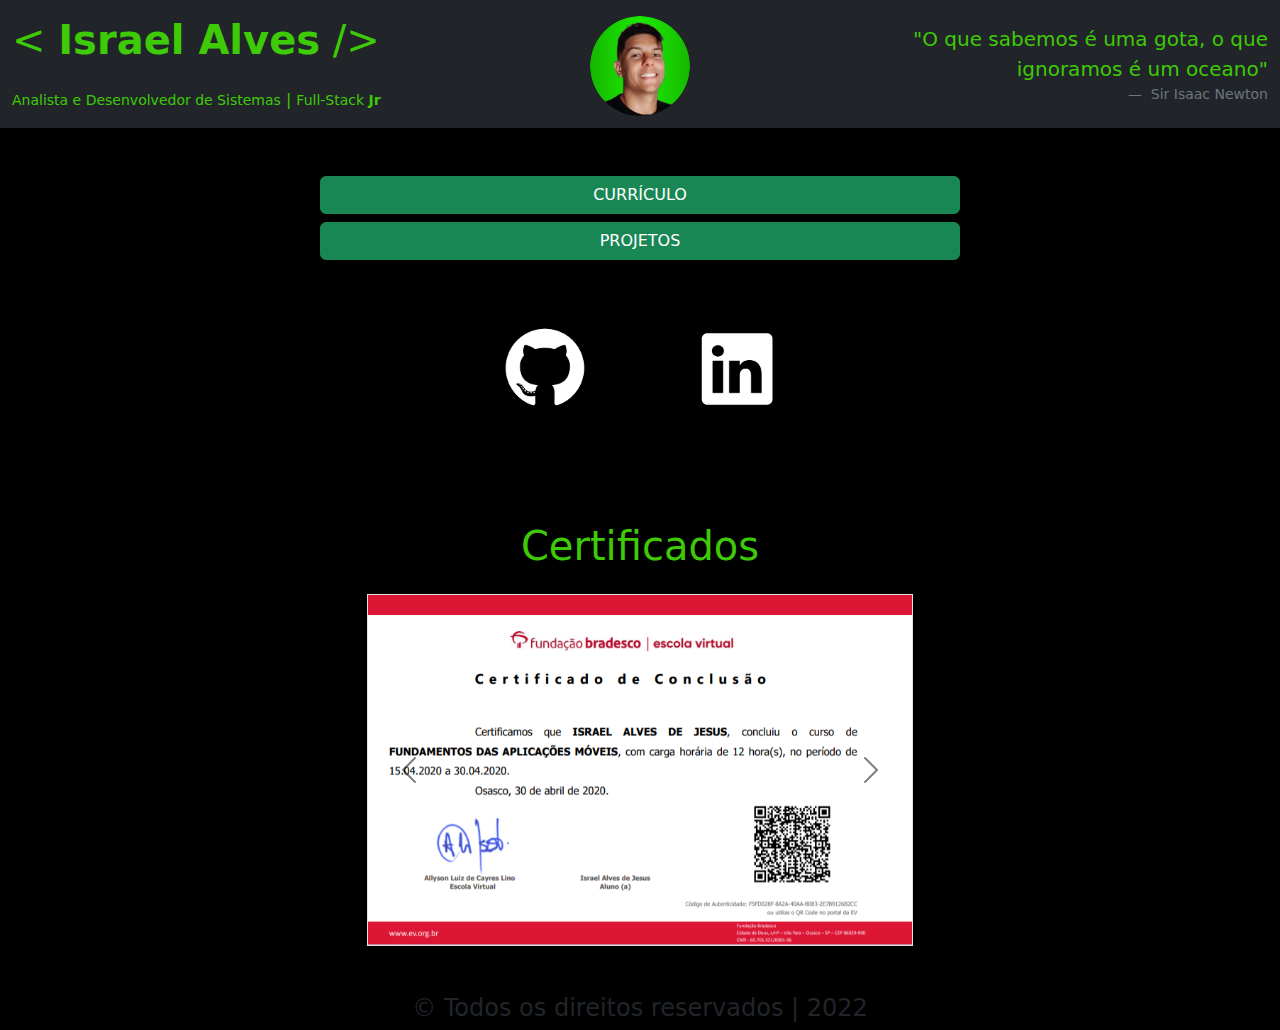
<file: bootstrap pages/index.html>
<!DOCTYPE html>
<html lang="en">

<head>
  <meta charset="UTF-8">
  <meta http-equiv="X-UA-Compatible" content="IE=edge">
  <meta name="viewport" content="width=device-width, initial-scale=1.0">
  <title>Home</title>
  <link rel="stylesheet" href="../css/bootstrap.min.css">
</head>

<body style="background: black;">


  <div class="container-fluid bg-dark mb-4" style="color:rgb(62, 202, 6) ;">

    <div class="row ">


      <div class="col-4 ">
        <p>
        <h1 class="mb-0 d-flex justify-content-left">&lt;&nbsp;<strong>Israel Alves</strong>&nbsp;/&gt;</h1><br><small
          class="mt-0">Analista e Desenvolvedor de Sistemas</small> | <small>Full-Stack <b>Jr</b></small> </p>
      </div>
      <div class="col-4 mt-3 d-flex justify-content-center">
        <img src="../img/perfilatualizado.jfif" class="fluid-img" alt="..."
          style="border-radius: 50%; width: 100px; height: 100px;">
      </div>
      <div class="col-4 mt-4">
        <figure class="text-end">
          <blockquote class="blockquote">
            <p>"O que sabemos é uma gota, o que ignoramos é um oceano"</p>
          </blockquote>
          <figcaption class="blockquote-footer">
            Sir Isaac Newton
          </figcaption>
        </figure>
      </div>

    </div>
  </div>
  </div>

  <div class="d-grid gap-2 col-6 mx-auto mt-5">
    <a href="./curriculo.html" class="btn btn-success">CURRÍCULO</a>
    <a href="./projetos.html" class="btn btn-success">PROJETOS</a>
  </div>
  <br>
  <div class="container">
    <div class="row d-flex justify-content-center">
      <div class="col-2 d-flex justify-content-center  "><a href="https://github.com/Khaldewey"><img
            src="../img/github.png" alt="" class="img-fluid" style="border-radius: 50% ;"></a>
      </div>


      <div class="col-2 d-flex justify-content-center "><a
          href="https://www.linkedin.com/in/israel-alves-de-jesus-30413a17a/"><img src="../img/images.png" alt=""
            class="img-fluid" style="border-radius: 50%;"></a>
      </div>
    </div>

  </div>
  <br><br><br>
  <h1 class="display-6 d-flex justify-content-center mb-4" style="color:rgb(62, 202, 6) ;">Certificados</h1>
  <div class="container">
    <div class="row d-flex justify-content-center">
      <div class="col-6">
        <div id="carouselExampleFade" class="carousel carousel-dark slide carousel-fade border" data-bs-ride="carousel">
          <div class="carousel-inner">
            <div class="carousel-item active">
              <img src="../img/app-moveis.png" class="d-block w-100" alt="...">
            </div>
            <div class="carousel-item">
              <img src="../img/excel-avancado.png" class="d-block w-100" alt="...">
            </div>
            <div class="carousel-item">
              <img src="../img/c-sharp.png" class="d-block w-100" alt="...">
            </div>
            <div class="carousel-item">
              <img src="../img/design-grafico.png" class="d-block w-100" alt="...">
            </div>
            <div class="carousel-item">
              <img src="../img/excel-basico.png" class="d-block w-100" alt="...">
            </div>
            <div class="carousel-item">
              <img src="../img/excel-intermediario.png" class="d-block w-100" alt="...">
            </div>
            <div class="carousel-item">
              <img src="../img/letragem-digital.png" class="d-block w-100" alt="...">
            </div>
            <div class="carousel-item">
              <img src="../img/logica-de-programacao.png" class="d-block w-100" alt="...">
            </div>
            <div class="carousel-item">
              <img src="../img/redes-comp.png" class="d-block w-100" alt="...">
            </div>
            <div class="carousel-item">
              <img src="../img/seg-ti.png" class="d-block w-100" alt="...">

            </div>
          </div>
          <button class="carousel-control-prev" type="button" data-bs-target="#carouselExampleFade"
            data-bs-slide="prev">
            <span class="carousel-control-prev-icon" aria-hidden="true"></span>
            <span class="visually-hidden">Previous</span>
          </button>
          <button class="carousel-control-next" type="button" data-bs-target="#carouselExampleFade"
            data-bs-slide="next">
            <span class="carousel-control-next-icon" aria-hidden="true"></span>
            <span class="visually-hidden">Next</span>
          </button>
        </div>
      </div>
    </div>
  </div>
  <script src="../js/bootstrap.bundle.min.js"></script>

  <div class="container d-flex justify-content-center mt-5">
    <h4>&copy;&nbsp;Todos os direitos reservados | 2022</h4>
  </div>
</body>

</html>
</file>
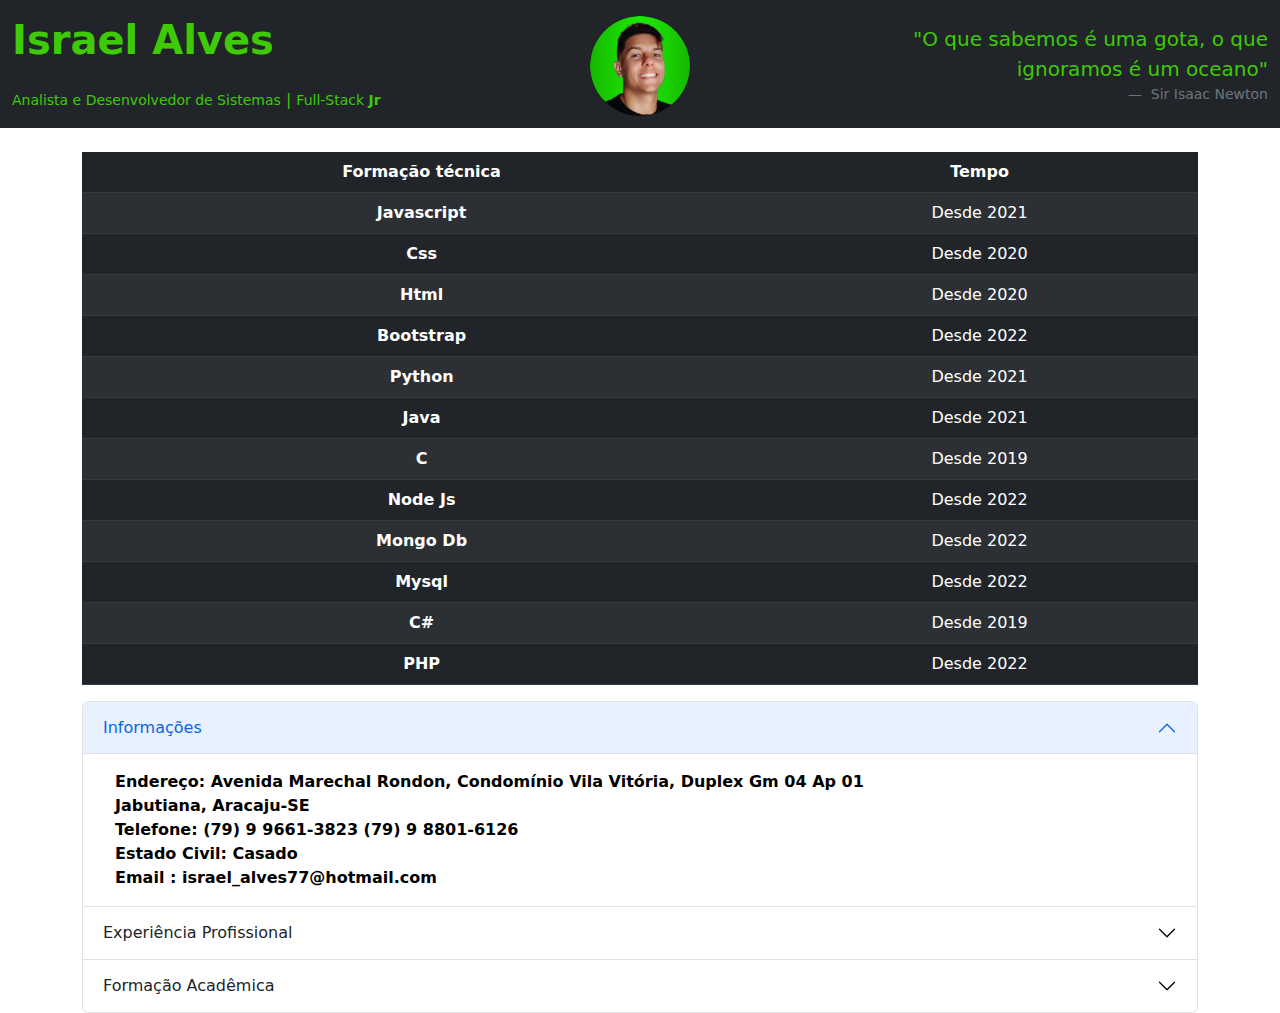
<file: bootstrap pages/curriculo.html>
<!DOCTYPE html>
<html lang="pt-BR">

<head>
  <meta charset="UTF-8">
  <meta http-equiv="X-UA-Compatible" content="IE=edge">
  <meta name="viewport" content="width=device-width, initial-scale=1.0">
  <link rel="stylesheet" href="../css/bootstrap.min.css">
  <title>Currículo</title>
</head>

<body>

  <div class="container-fluid bg-dark mb-4" style="color:rgb(62, 202, 6) ;">

    <div class="row ">


      <div class="col-4 ">
        <p>
        <h1 class="mb-0 d-flex justify-content-left"><strong>Israel Alves</strong></h1><br><small class="mt-0">Analista
          e Desenvolvedor de Sistemas</small> | <small>Full-Stack <b>Jr</b></small> </p>
      </div>
      <div class="col-4 mt-3 d-flex justify-content-center">
        <a href="../index.html"><img src="../img/perfilatualizado.jfif" class="fluid-img" alt="..."
            style="border-radius: 50%; width: 100px; height: 100px;"></a>
      </div>
      <div class="col-4 mt-4">
        <figure class="text-end">
          <blockquote class="blockquote">
            <p>"O que sabemos é uma gota, o que ignoramos é um oceano"</p>
          </blockquote>
          <figcaption class="blockquote-footer">
            Sir Isaac Newton
          </figcaption>
        </figure>
      </div>

    </div>
  </div>
  </div>
  <div class="container">
    <table class="table table-dark table-striped text-center">
      <thead>
        <tr>
          <th scope="col">Formação técnica</th>
          <th scope="col">Tempo</th>

        </tr>
      </thead>
      <tbody>
        <tr>
          <th scope="row">Javascript</th>
          <td>Desde 2021</td>

        </tr>
        <tr>
          <th scope="row">Css</th>
          <td>Desde 2020</td>

        </tr>
        <tr>
          <th scope="row">Html</th>
          <td colspan="2">Desde 2020</td>

        </tr>
        <tr>
          <th scope="row">Bootstrap</th>
          <td colspan="2">Desde 2022</td>

        </tr>
        <tr>
          <th scope="row">Python</th>
          <td colspan="2">Desde 2021</td>

        </tr>
        <tr>
          <th scope="row">Java</th>
          <td colspan="2">Desde 2021</td>

        </tr>
        <tr>
          <th scope="row">C</th>
          <td colspan="2">Desde 2019</td>

        </tr>
        <tr>
          <th scope="row">Node Js</th>
          <td colspan="2">Desde 2022</td>

        </tr>
        <tr>
          <th scope="row">Mongo Db</th>
          <td colspan="2">Desde 2022</td>

        </tr>
        <tr>
          <th scope="row">Mysql</th>
          <td colspan="2">Desde 2022</td>

        </tr>
        <tr>
          <th scope="row">C#</th>
          <td colspan="2">Desde 2019</td>

        </tr>
        <tr>
          <th scope="row">PHP</th>
          <td colspan="2">Desde 2022</td>

        </tr>
      </tbody>
    </table>

  </div>

  <div class="container">
    <div class="accordion" id="accordionExample">
      <div class="accordion-item">
        <h2 class="accordion-header" id="headingOne">
          <button class="accordion-button " type="button" data-bs-toggle="collapse" data-bs-target="#collapseOne"
            aria-expanded="true" aria-controls="collapseOne">
            Informações
          </button>
        </h2>
        <div id="collapseOne" class="accordion-collapse collapse show" aria-labelledby="headingOne"
          data-bs-parent="#accordionExample">
          <div class="accordion-body">
            <div class="container">
              <div class="row">
                <div class="col ">
                  <strong> Endereço: Avenida Marechal Rondon, Condomínio Vila Vitória, Duplex Gm 04 Ap 01 <br>
                    Jabutiana, Aracaju-SE <br>
                    Telefone: (79) 9 9661-3823 (79) 9 8801-6126 <br>
                    Estado Civil: Casado <br>
                    Email : israel_alves77@hotmail.com <br></strong>
                </div>
              </div>
            </div>
          </div>
        </div>
      </div>
      <div class="accordion-item">
        <h2 class="accordion-header" id="headingTwo">
          <button class="accordion-button collapsed" type="button" data-bs-toggle="collapse"
            data-bs-target="#collapseTwo" aria-expanded="false" aria-controls="collapseTwo">
            Experiência Profissional
          </button>
        </h2>
        <div id="collapseTwo" class="accordion-collapse collapse" aria-labelledby="headingTwo"
          data-bs-parent="#accordionExample">
          <div class="accordion-body">
            <ul>
              <li>Técnico de TI na empresa Atacadão S.A desde 2021 até o momento</li>
              <li>Help Desk TI desde 2020</li>
              <li>Manutenção em Estrutura de Rede desde 2010</li>
              <li>Manutenção em Computadores e Impressoras desde 2010</li>
              <li>Desenvolvimento de Software desde 2019</li>
            </ul>
          </div>
        </div>
      </div>
      <div class="accordion-item">
        <h2 class="accordion-header" id="headingThree">
          <button class="accordion-button collapsed" type="button" data-bs-toggle="collapse"
            data-bs-target="#collapseThree" aria-expanded="false" aria-controls="collapseThree">
            Formação Acadêmica
          </button>
        </h2>
        <div id="collapseThree" class="accordion-collapse collapse" aria-labelledby="headingThree"
          data-bs-parent="#accordionExample">
          <div class="accordion-body">
            <ul>
              <li>Ensino médio concluído através do exame nacional do ensino médio e certificado emitido no instituto
                federal de sergipe</li>
              <li>Fui aprovado no concurso da câmara municipal de vereadores de aracaju para o cargo técnico de
                tecnologia da informação em 2021 </li>
              <li>Estudei um período no curso de administração na universidade federal de sergipe iniciando em 2017</li>
              <li>Estudei quatro períodos no curso de engenharia de computação na universidade federal de sergipe com
                início em 2019</li>
              <li>Estudei um período no curso de filosofia na universidade federal de sergipe iniciando em 2016</li>
            </ul>
          </div>
        </div>
      </div>
    </div>
  </div>


  <script src="../js/bootstrap.bundle.min.js"></script>
</body>

</html>
</file>
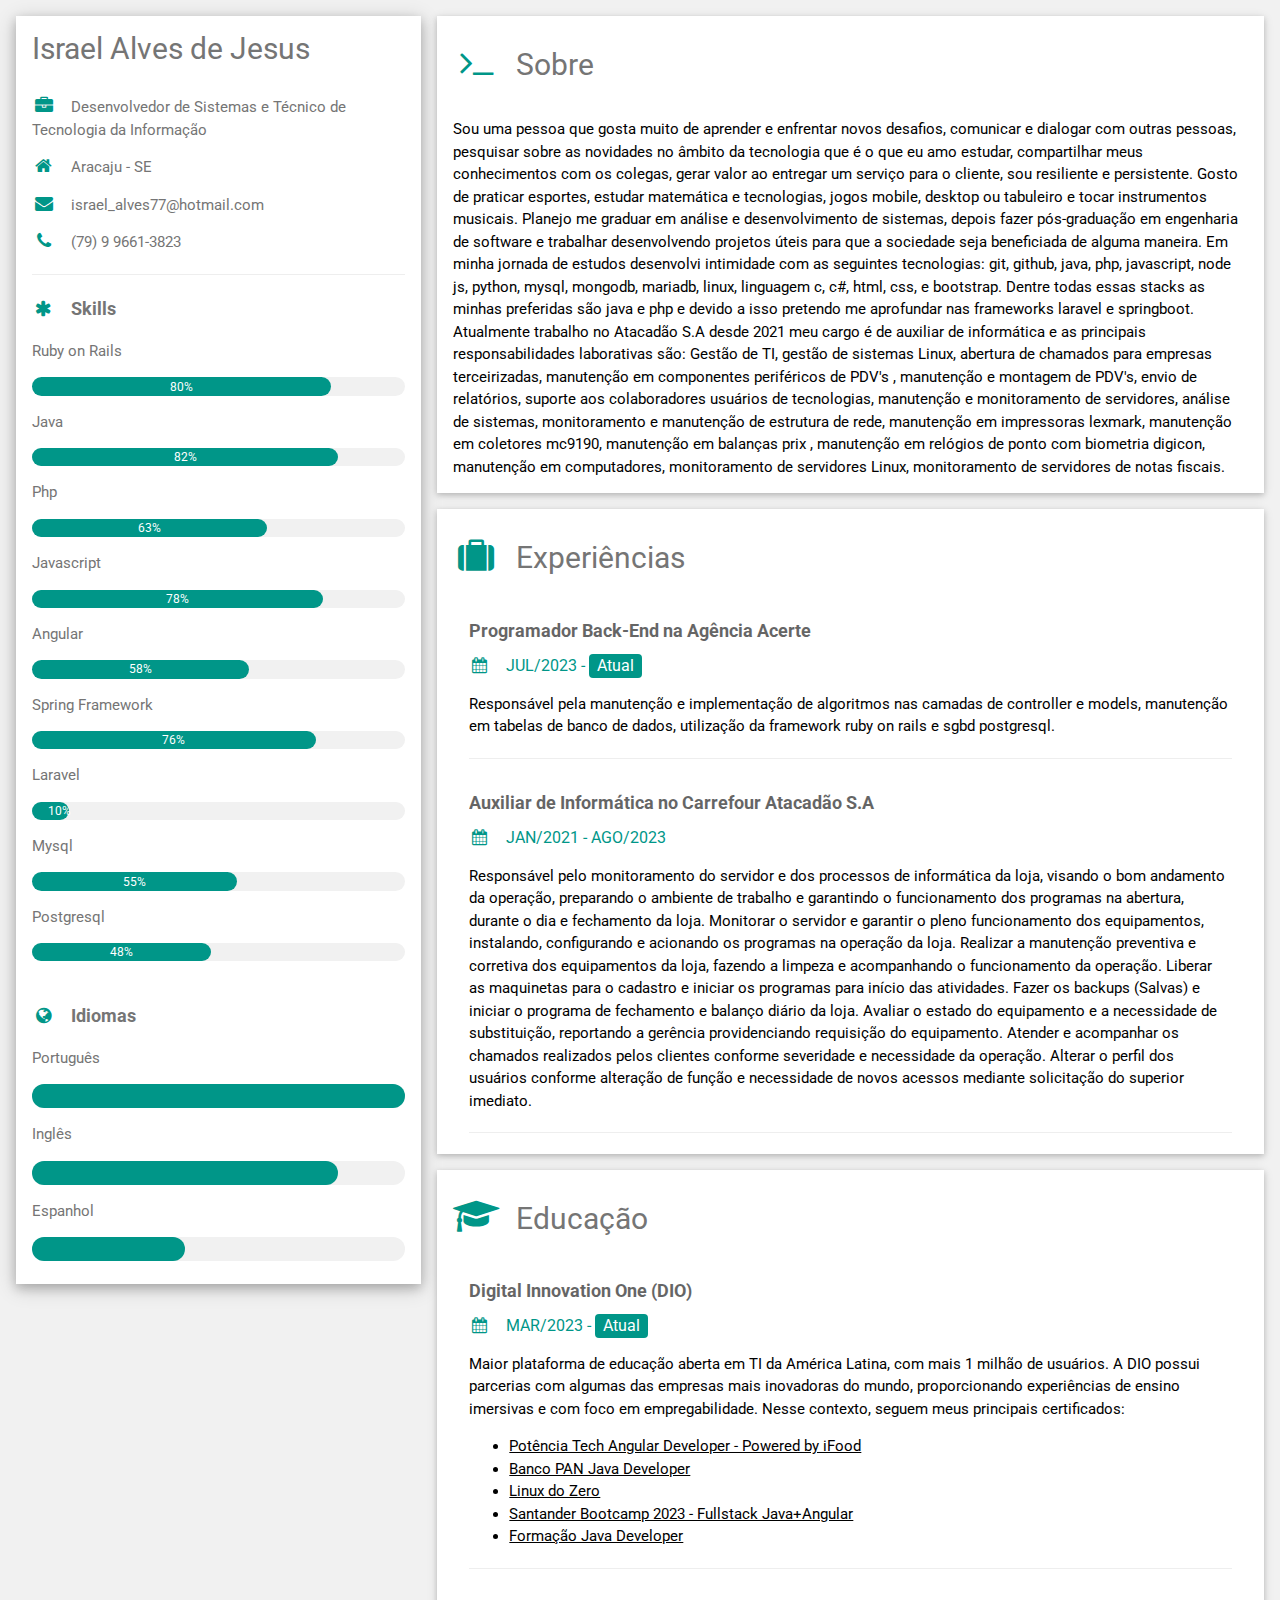
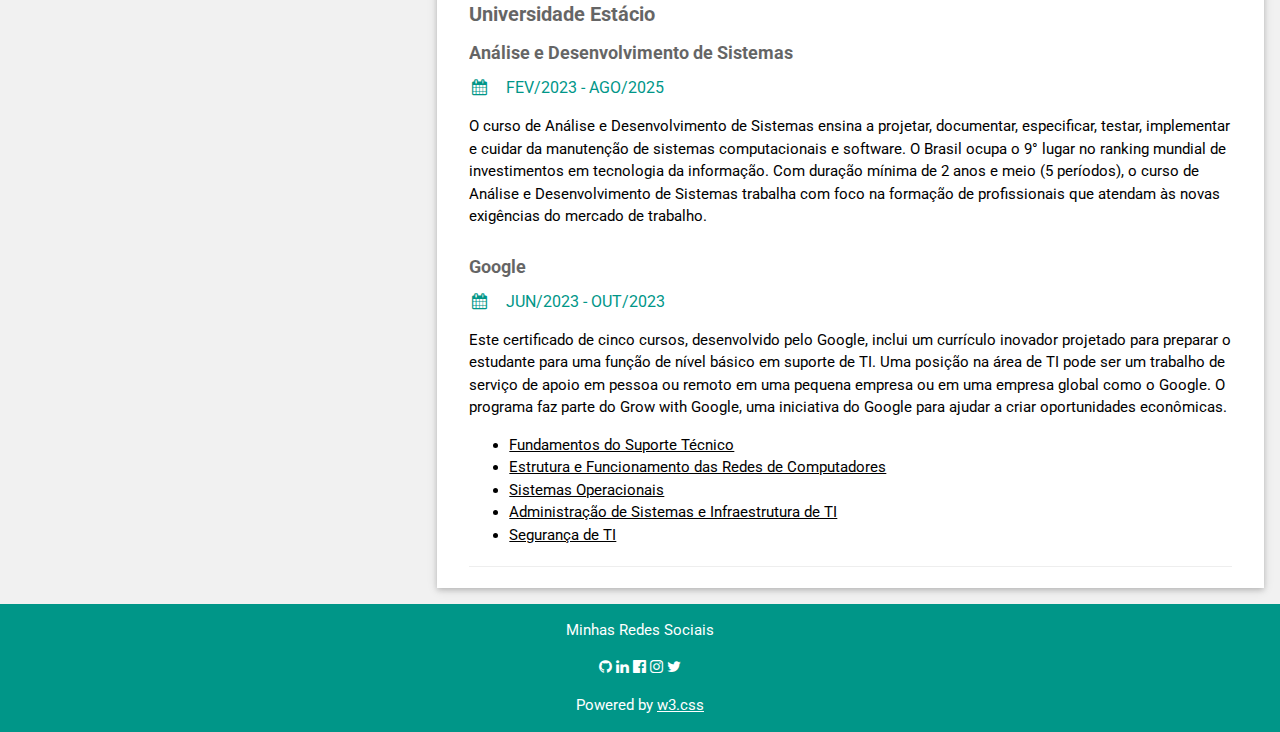
<file: curriculo/curriculo.html>
<!DOCTYPE html>
<!-- @falvojr: Reference article https://www.w3schools.com/howto/howto_website_create_resume.asp -->
<!-- @falvojr: Useful link to use fontawesome (fa) icons: https://fontawesome.com/v4/icons/ -->
<html lang="pt-BR">

  <head>
    <title>Israel Alves de Jesus</title>
    
    <meta http-equiv="Content-Type" content="text/html; charset=UTF-8">
    <meta name="viewport" content="width=device-width, initial-scale=1">
    
    <link rel="stylesheet" href="https://www.w3schools.com/w3css/4/w3.css">
    <link rel='stylesheet' href='https://fonts.googleapis.com/css?family=Roboto'>
    <link rel="stylesheet" href="https://cdnjs.cloudflare.com/ajax/libs/font-awesome/4.7.0/css/font-awesome.min.css">
    
 <style>
      html,body,h1,h2,h3,h4,h5,h6 {font-family: "Roboto", sans-serif}
    </style>   
    
  </head>

  <body class="w3-light-grey" cz-shortcut-listen="true"> 
    
  
    <!-- Page Container -->
    <div class="w3-content w3-margin-top" style="max-width:1400px;">
  
      <!-- The Grid -->
      <div class="w3-row-padding">
  
        <!-- Left Column -->
        <div class="w3-third">
  
          <div class="w3-white w3-text-grey w3-card-4">
            <!-- @falvojr: This container has been modified to not use a profile picture. -->
            <div class="w3-container">
              <h2>Israel Alves de Jesus</h2>
            </div>
            <div class="w3-container">
              <p><i class="fa fa-briefcase fa-fw w3-margin-right w3-large w3-text-teal"></i>Desenvolvedor de Sistemas e Técnico de Tecnologia da Informação</p>
              <p><i class="fa fa-home fa-fw w3-margin-right w3-large w3-text-teal"></i>Aracaju - SE</p>
              <p><i class="fa fa-envelope fa-fw w3-margin-right w3-large w3-text-teal"></i>israel_alves77@hotmail.com</p>
              <p><i class="fa fa-phone fa-fw w3-margin-right w3-large w3-text-teal"></i>(79) 9 9661-3823</p>
              <hr>
  
              <p class="w3-large">
                <b><i class="fa fa-asterisk fa-fw w3-margin-right w3-text-teal"></i>Skills</b>
              </p>
              <p>Ruby on Rails</p>
              <div class="w3-light-grey w3-round-xlarge w3-small">
                <div class="w3-container w3-center w3-round-xlarge w3-teal" style="width:80%">80%</div>
              </div>
              <p>Java</p>
              <div class="w3-light-grey w3-round-xlarge w3-small">
                <div class="w3-container w3-center w3-round-xlarge w3-teal" style="width:82%">82%</div>
              </div>
              <p>Php</p>
              <div class="w3-light-grey w3-round-xlarge w3-small">
                <div class="w3-container w3-center w3-round-xlarge w3-teal" style="width:63%">63%</div>
              </div>
              <p>Javascript</p>
              <div class="w3-light-grey w3-round-xlarge w3-small">
                <div class="w3-container w3-center w3-round-xlarge w3-teal" style="width:78%">78%</div>
              </div>
              <p>Angular</p>
              <div class="w3-light-grey w3-round-xlarge w3-small">
                <div class="w3-container w3-center w3-round-xlarge w3-teal" style="width:58%">58%</div>
              </div> 
              <p>Spring Framework</p>
              <div class="w3-light-grey w3-round-xlarge w3-small">
                <div class="w3-container w3-center w3-round-xlarge w3-teal" style="width:76%">76%</div>
              </div> 
              <p>Laravel</p>
              <div class="w3-light-grey w3-round-xlarge w3-small">
                <div class="w3-container w3-center w3-round-xlarge w3-teal" style="width:10%">10%</div>
              </div> 
              <p>Mysql</p>
              <div class="w3-light-grey w3-round-xlarge w3-small">
                <div class="w3-container w3-center w3-round-xlarge w3-teal" style="width:55%">55%</div>
              </div> 
              <p>Postgresql</p>
              <div class="w3-light-grey w3-round-xlarge w3-small">
                <div class="w3-container w3-center w3-round-xlarge w3-teal" style="width:48%">48%</div>
              </div>
              <br>
  
              <p class="w3-large w3-text-theme">
                <b><i class="fa fa-globe fa-fw w3-margin-right w3-text-teal"></i>Idiomas</b>
              </p>
              <p>Português</p>
              <div class="w3-light-grey w3-round-xlarge">
                <div class="w3-round-xlarge w3-teal" style="height:24px;width:100%"></div>
              </div>
              <p>Inglês</p>
              <div class="w3-light-grey w3-round-xlarge">
                <div class="w3-round-xlarge w3-teal" style="height:24px;width:82%"></div>
              </div>
              <p>Espanhol</p>
              <div class="w3-light-grey w3-round-xlarge">
                <div class="w3-round-xlarge w3-teal" style="height:24px;width:41%"></div>
              </div>
              <br>
            </div>
          </div><br>
  
          <!-- End Left Column -->
        </div>
  
        <!-- Right Column -->
        <div class="w3-twothird">
    
          <div class="w3-container w3-card w3-white w3-margin-bottom">
            <h2 class="w3-text-grey w3-padding-16"><i class="fa fa-terminal fa-fw w3-margin-right w3-xxlarge w3-text-teal"></i>Sobre</h2>
            <p>Sou uma pessoa que gosta muito de aprender e enfrentar novos desafios, comunicar e dialogar com outras pessoas, pesquisar sobre as novidades no âmbito da tecnologia que é o que eu amo estudar, compartilhar meus conhecimentos com os colegas, gerar valor ao entregar um serviço para o cliente, sou resiliente e persistente. Gosto de praticar esportes, estudar matemática e tecnologias, jogos mobile, desktop ou tabuleiro e tocar instrumentos musicais. Planejo me graduar em análise e desenvolvimento de sistemas, depois fazer pós-graduação em engenharia de software e trabalhar desenvolvendo projetos úteis para que a sociedade seja beneficiada de alguma maneira. 

              Em minha jornada de estudos desenvolvi intimidade com as seguintes tecnologias: git, github, java, php, javascript, node js, python, mysql, mongodb, mariadb, linux, linguagem c, c#, html, css, e bootstrap. Dentre todas essas stacks as minhas preferidas são java e php e devido a isso pretendo me aprofundar nas frameworks laravel e springboot.
              
              Atualmente trabalho no Atacadão S.A desde 2021 meu cargo é de auxiliar de informática e as principais responsabilidades laborativas são: Gestão de TI, gestão de sistemas Linux, abertura de chamados para empresas terceirizadas, manutenção em componentes periféricos de PDV's , manutenção e montagem de PDV's, envio de relatórios, suporte aos colaboradores usuários de tecnologias, manutenção e monitoramento de servidores, análise de sistemas, monitoramento e manutenção de estrutura de rede, manutenção em impressoras lexmark, manutenção em coletores mc9190, manutenção em balanças prix , manutenção em relógios de ponto com biometria digicon, manutenção em computadores, monitoramento de servidores Linux, monitoramento de servidores de notas fiscais.</p>
          </div>

          <div class="w3-container w3-card w3-white w3-margin-bottom">
            <h2 class="w3-text-grey w3-padding-16">
              <i class="fa fa-suitcase fa-fw w3-margin-right w3-xxlarge w3-text-teal"></i>Experiências
            </h2> 
            <div class="w3-container">
              <h5 class="w3-opacity"><b>Programador Back-End na Agência Acerte</b></h5>
              <h6 class="w3-text-teal"><i class="fa fa-calendar fa-fw w3-margin-right"></i>JUL/2023 - <span class="w3-tag w3-teal w3-round">Atual</span></h6>
              <p>Responsável pela manutenção e implementação de algoritmos nas camadas de controller e models, manutenção em tabelas de banco de dados, utilização da framework ruby on rails e sgbd postgresql.</p>
              <hr>
            </div>
            <div class="w3-container">
              <h5 class="w3-opacity"><b>Auxiliar de Informática no Carrefour Atacadão S.A</b></h5>
              <h6 class="w3-text-teal"><i class="fa fa-calendar fa-fw w3-margin-right"></i>JAN/2021 - AGO/2023 </h6>
              <p>Responsável pelo monitoramento do servidor e dos processos de informática da loja, visando o bom andamento da operação, preparando o ambiente de trabalho e garantindo o funcionamento dos programas na abertura, durante o dia e fechamento da loja. Monitorar o servidor e garantir o pleno funcionamento dos equipamentos, instalando, configurando e acionando os programas na operação da loja. Realizar a manutenção preventiva e corretiva dos equipamentos da loja, fazendo a limpeza e acompanhando o funcionamento da operação. Liberar as maquinetas para o cadastro e iniciar os programas para início das atividades. Fazer os backups (Salvas) e iniciar o programa de fechamento e balanço diário da loja. Avaliar o estado do equipamento e a necessidade de substituição, reportando a gerência providenciando requisição do equipamento. Atender e acompanhar os chamados realizados pelos clientes conforme severidade e necessidade da operação. Alterar o perfil dos usuários conforme alteração de função e necessidade de novos acessos mediante solicitação do superior imediato.</p>
              <hr>
            </div>
            <!--<div class="w3-container">
              <h5 class="w3-opacity"><b>TODO</b></h5>
              <h6 class="w3-text-teal"><i class="fa fa-calendar fa-fw w3-margin-right"></i>INICIO - FIM</h6>
              <p>TODO</p>
            </div>-->
          </div>
  
          <div class="w3-container w3-card w3-white">
            <h2 class="w3-text-grey w3-padding-16">
              <i class="fa fa-graduation-cap fa-fw w3-margin-right w3-xxlarge w3-text-teal"></i>Educação
            </h2>
            <div class="w3-container">
              <h5 class="w3-opacity"><b>Digital Innovation One (DIO)</b></h5>
              <h6 class="w3-text-teal"><i class="fa fa-calendar fa-fw w3-margin-right"></i>MAR/2023 - <span class="w3-tag w3-teal w3-round">Atual</span></h6>
              <p>
                Maior plataforma de educação aberta em TI da América Latina, com mais 1 milhão de usuários. 
                A DIO possui parcerias com algumas das empresas mais inovadoras do mundo, proporcionando experiências 
                de ensino imersivas e com foco em empregabilidade. Nesse contexto, seguem meus principais certificados:
              </p>
              <ul> 
                <li><a href="https://www.dio.me/certificate/904B0A8A/share" target="_blank">Potência Tech Angular Developer - Powered by iFood</a></li>
                <li><a href="https://www.dio.me/certificate/4DDEF88F/share" target="_blank">Banco PAN Java Developer</a></li>
                <li><a href="https://www.dio.me/certificate/6832DE2C/share" target="_blank">Linux do Zero</a></li>
                <li><a href="https://www.dio.me/certificate/CDFCD2A7/share" target="_blank">Santander Bootcamp 2023 - Fullstack Java+Angular</a></li>
                <li><a href="https://www.dio.me/certificate/5QD81AKO/share" target="_blank">Formação Java Developer</a></li>
                <!--<li><a href="LINK_CERTIFICADO" target="_blank">TODO</a></li>-->
              </ul>
              <hr>
            </div>
            <div class="w3-container"> 
              <h4 class="w3-opacity"><b>Universidade Estácio</b></h4>
              <h5 class="w3-opacity"><b>Análise e Desenvolvimento de Sistemas</b></h5>
              <h6 class="w3-text-teal"><i class="fa fa-calendar fa-fw w3-margin-right"></i>FEV/2023 - AGO/2025</h6>
              <p>O curso de Análise e Desenvolvimento de Sistemas ensina a projetar, documentar, especificar, testar, implementar e cuidar da manutenção de sistemas computacionais e software. O Brasil ocupa o 9° lugar no ranking mundial de investimentos em tecnologia da informação.

                Com duração mínima de 2 anos e meio (5 períodos), o curso de Análise e Desenvolvimento de Sistemas trabalha com foco na formação de profissionais que atendam às novas exigências do mercado de trabalho.</p>
            </div> 
            <div class="w3-container">
              <h5 class="w3-opacity"><b>Google</b></h5>
              <h6 class="w3-text-teal"><i class="fa fa-calendar fa-fw w3-margin-right"></i>JUN/2023 - OUT/2023</h6>
              <p>
                Este certificado de cinco cursos, desenvolvido pelo Google, inclui um currículo inovador projetado para preparar o estudante para uma função de nível básico em suporte de TI. Uma posição na área de TI pode ser um trabalho de serviço de apoio em pessoa ou remoto em uma pequena empresa ou em uma empresa global como o Google. O programa faz parte do Grow with Google, uma iniciativa do Google para ajudar a criar oportunidades econômicas.
              </p>
              <ul> 
                <li><a href="https://www.coursera.org/account/accomplishments/verify/V2NQ2ECSLPME" target="_blank">Fundamentos do Suporte Técnico</a></li>
                <li><a href="https://www.coursera.org/account/accomplishments/verify/MG6TCTAJS6B4" target="_blank">Estrutura e Funcionamento das Redes de Computadores</a></li>
                <li><a href="https://www.coursera.org/account/accomplishments/verify/U4J288CEVR24" target="_blank">Sistemas Operacionais</a></li>
                <li><a href="https://www.coursera.org/account/accomplishments/verify/MDPNQ588J2FC" target="_blank">Administração de Sistemas e Infraestrutura de TI</a></li>
                <li><a href="https://www.coursera.org/account/accomplishments/verify/CWZUZ5T4QWBG" target="_blank">Segurança de TI</a></li>
                <!--<li><a href="LINK_CERTIFICADO" target="_blank">TODO</a></li>-->
              </ul>
              <hr>
            </div>
          </div>

         <!-- <div class="w3-container w3-card w3-white w3-margin-bottom">
            <h2 class="w3-text-grey w3-padding-16">
              <i class="fa fa-git fa-fw w3-margin-right w3-xxlarge w3-text-teal"></i>Projetos
            </h2>
            <div class="w3-container">
              <h6 class="w3-text-teal">
                <i class="fa fa-github fa-fw w3-margin-right"></i>
                <a href="LINK_GITHUB" target="_blank">USUARIO_GITHUB/REPO</a>
              </h6>
              <p>TODO</p>
              <hr>
            </div>
            <div class="w3-container">
              <h6 class="w3-text-teal">
                <i class="fa fa-gitlab fa-fw w3-margin-right"></i>
                <a href="LINK_GITLAB" target="_blank">USUARIO_GITLAB/REPO</a>
              </h6>
              <p>TODO</p>
            </div>
          </div>-->
  
          <!-- End Right Column -->
        </div>
  
        <!-- End Grid -->
      </div>
  
      <!-- End Page Container -->
    </div>
  
    <footer class="w3-container w3-teal w3-center w3-margin-top">
      <p>Minhas Redes Sociais</p>
      <a href="https://github.com/Khaldewey" target="_blank"><i class="fa fa-github w3-hover-opacity"></i></a>
      <a href="https://www.linkedin.com/in/is-rael/" target="_blank"><i class="fa fa-linkedin w3-hover-opacity"></i></a>
      <a href="#" target="_blank"><i class="fa fa-facebook-official w3-hover-opacity"></i></a>
      <a href="#" target="_blank"><i class="fa fa-instagram w3-hover-opacity"></i></a>
      <a href="#" target="_blank"><i class="fa fa-twitter w3-hover-opacity"></i></a>
      <p>Powered by <a href="https://www.w3schools.com/w3css/default.asp" target="_blank">w3.css</a></p>
    </footer>
  
  </body>

</html>
</file>
